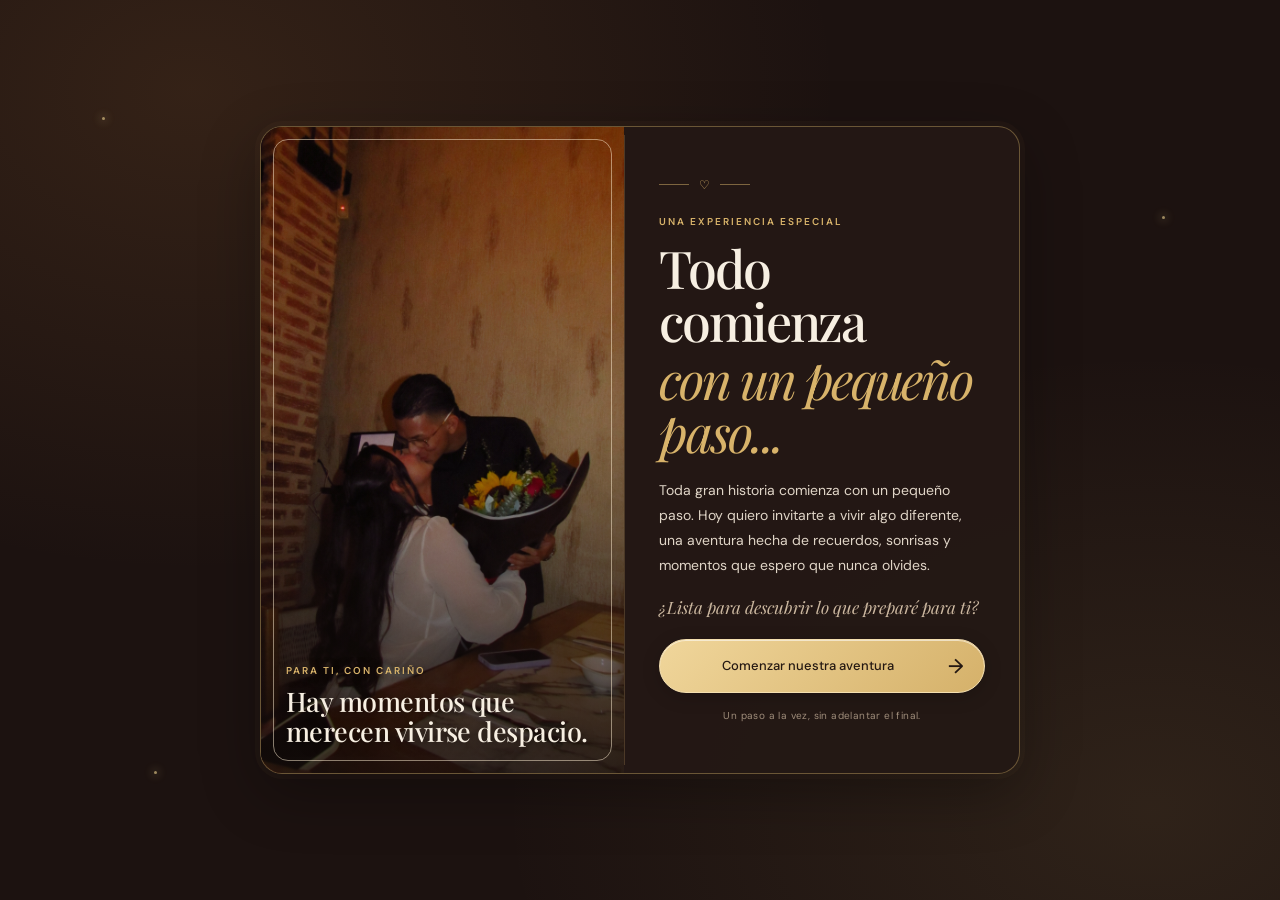
<file: index.html>
<!DOCTYPE html>
<html lang="es">
<head>
  <meta charset="UTF-8">
  <meta name="viewport" content="width=device-width, initial-scale=1, viewport-fit=cover">
  <meta name="theme-color" content="#1c1210">
  <meta name="description" content="Una experiencia especial, hecha con cariño.">
  <title>Un regalo para ti🤍</title>
  <link rel="icon" type="image/svg+xml" href="data:image/svg+xml,%3Csvg xmlns='http://www.w3.org/2000/svg' viewBox='0 0 100 100'%3E%3Ctext y='.9em' font-size='90'%3E🤍%3C/text%3E%3C/svg%3E">
  <link rel="preconnect" href="https://fonts.googleapis.com">
  <link rel="preconnect" href="https://fonts.gstatic.com" crossorigin>
  <link href="https://fonts.googleapis.com/css2?family=DM+Sans:wght@400;500;600&family=Playfair+Display:ital,wght@0,400;0,500;0,600;1,400;1,500&display=swap" rel="stylesheet">
  <style>
    :root {
      --bg: #1c1210;
      --panel: #241815;
      --gold: #d8b36a;
      --cream: #f7efe2;
      --muted: #d1c2ae;
    }
    * { box-sizing: border-box; }
    html { min-height: 100%; background: var(--bg); }
    body {
      margin: 0;
      min-height: 100svh;
      padding: clamp(12px, 3.5vw, 28px);
      display: grid;
      place-items: center;
      color: var(--cream);
      font-family: "DM Sans", sans-serif;
      background:
        radial-gradient(ellipse at 15% 10%, rgba(180, 116, 58, .16), transparent 42%),
        radial-gradient(ellipse at 90% 90%, rgba(216, 179, 106, .10), transparent 40%),
        #1c1210;
      overflow-x: hidden;
    }
    .welcome {
      width: min(100%, 460px);
      border: 1px solid rgba(216, 179, 106, .4);
      border-radius: 22px;
      overflow: hidden;
      background: rgba(36, 24, 21, .96);
      box-shadow: 0 18px 60px rgba(0,0,0,.32), 0 0 0 5px rgba(216,179,106,.035);
      animation: arrive .9s cubic-bezier(.2,.75,.25,1) both;
    }
    .photo {
      position: relative;
      height: clamp(210px, 60vw, 310px);
      min-height: 0;
      overflow: hidden;
      background: #33231d;
    }
    .photo img {
      display: block;
      width: 100%;
      height: 100%;
      object-fit: cover;
      object-position: center 43%;
      animation: photoReveal 1.2s ease both;
    }
    .photo::after {
      content: "";
      position: absolute;
      inset: 0;
      background: linear-gradient(180deg, rgba(20,12,10,.03) 20%, rgba(20,12,10,.08) 48%, rgba(20,12,10,.84) 100%);
      pointer-events: none;
    }
    .photo-frame {
      position: absolute;
      z-index: 1;
      inset: 12px;
      border: 1px solid rgba(255,239,211,.5);
      border-radius: 15px;
      pointer-events: none;
    }
    .photo-caption {
      position: absolute;
      z-index: 2;
      left: 22px;
      right: 22px;
      bottom: 20px;
      text-shadow: 0 2px 12px rgba(0,0,0,.55);
    }
    .eyebrow {
      margin: 0 0 8px;
      color: var(--gold);
      font-size: 10px;
      line-height: 1.4;
      letter-spacing: .2em;
      text-transform: uppercase;
      font-weight: 600;
    }
    .photo-caption h2 {
      margin: 0;
      max-width: 340px;
      font: 500 clamp(21px, 5.7vw, 27px)/1.13 "Playfair Display", serif;
      letter-spacing: -.02em;
    }
    .content {
      padding: clamp(24px, 6vw, 34px) clamp(22px, 6vw, 34px) 30px;
      border-top: 1px solid rgba(216,179,106,.22);
    }
    .ornament {
      display: flex;
      align-items: center;
      gap: 10px;
      color: var(--gold);
      margin: 0 0 22px;
      font-size: 12px;
    }
    .ornament::before, .ornament::after {
      content: "";
      width: 30px;
      height: 1px;
      background: rgba(216,179,106,.5);
    }
    .content .eyebrow { margin-bottom: 12px; }
    h1 {
      margin: 0;
      font: 500 clamp(36px, 10vw, 48px)/1.02 "Playfair Display", serif;
      letter-spacing: -.045em;
      overflow-wrap: break-word;
    }
    h1 span {
      display: block;
      color: var(--gold);
      font-style: italic;
      font-weight: 400;
      margin-top: 5px;
    }
    .description {
      margin: 20px 0 0;
      color: #e0d5c7;
      font-size: 13px;
      line-height: 1.8;
    }
    .question {
      margin: 16px 0 20px;
      color: #cbb79f;
      font: italic 17px/1.45 "Playfair Display", serif;
    }
    .cta {
      display: flex;
      align-items: center;
      justify-content: space-between;
      gap: 12px;
      width: 100%;
      min-height: 54px;
      padding: 14px 20px;
      border: 1px solid #f4dfb0;
      border-radius: 999px;
      background: linear-gradient(135deg, #f0d69b, #d5b16a);
      color: #241812;
      font: 500 13px/1.3 "DM Sans", sans-serif;
      text-decoration: none;
      box-shadow: 0 4px 18px rgba(0,0,0,.18), inset 0 1px rgba(255,255,255,.55);
      transition: transform .2s ease, filter .2s ease;
      -webkit-tap-highlight-color: transparent;
    }
    .cta span:first-child { text-align: center; flex: 1; }
    .cta .arrow { font-size: 20px; line-height: 1; }
    .cta:active { transform: scale(.985); }
    .cta:focus-visible { outline: 3px solid #fff0ca; outline-offset: 4px; }
    .footnote {
      margin: 15px 0 0;
      color: #9f8d7a;
      font-size: 10px;
      line-height: 1.5;
      text-align: center;
      letter-spacing: .04em;
    }
    .sparkle {
      position: fixed;
      width: 3px; height: 3px;
      border-radius: 50%;
      background: #f5d994;
      box-shadow: 0 0 10px 2px rgba(245,217,148,.35);
      pointer-events: none;
      animation: twinkle 3.5s ease-in-out infinite;
      opacity: .6;
    }
    .sparkle.one { top: 13%; left: 8%; }
    .sparkle.two { top: 24%; right: 9%; animation-delay: 1s; }
    .sparkle.three { bottom: 14%; left: 12%; animation-delay: 2s; }
    @keyframes arrive { from { opacity: 0; transform: translateY(18px) scale(.99); } to { opacity: 1; transform: translateY(0) scale(1); } }
    @keyframes photoReveal { from { transform: scale(1.06); filter: brightness(.7); } to { transform: scale(1); filter: brightness(1); } }
    @keyframes twinkle { 0%,100% { opacity: .18; transform: scale(.7); } 50% { opacity: .85; transform: scale(1.5); } }
    @media (min-width: 700px) {
      body { padding: 32px; }
      .welcome { width: min(100%, 760px); display: grid; grid-template-columns: .92fr 1fr; }
      .photo { height: auto; min-height: 570px; }
      .photo-caption { left: 25px; right: 25px; bottom: 26px; }
      .content { align-self: center; padding: 42px 34px; border-top: 0; border-left: 1px solid rgba(216,179,106,.22); }
      h1 { font-size: clamp(38px, 5vw, 52px); }
      .description { font-size: 14px; }
    }
    @media (max-width: 360px) {
      body { padding: 10px; }
      .welcome { border-radius: 17px; }
      .photo { height: 205px; }
      .photo-caption { left: 18px; right: 18px; bottom: 17px; }
      .content { padding: 22px 18px 24px; }
      h1 { font-size: clamp(32px, 9.5vw, 36px); }
      .description { font-size: 12px; line-height: 1.7; }
      .question { font-size: 16px; }
      .cta { padding: 13px 15px; font-size: 12px; }
    }
    @media (prefers-reduced-motion: reduce) {
      *, *::before, *::after { animation-duration: .01ms !important; animation-iteration-count: 1 !important; scroll-behavior: auto !important; transition-duration: .01ms !important; }
    }
  </style>
</head>
<body>
  <span class="sparkle one" aria-hidden="true"></span>
  <span class="sparkle two" aria-hidden="true"></span>
  <span class="sparkle three" aria-hidden="true"></span>
  <main class="welcome">
    <section class="photo" aria-label="Una fotografía especial">
      <!-- Cambia foto0.jpg si tu fotografía tiene otro nombre o extensión. -->
      <img src="img/foto0.jpg" alt="Un recuerdo especial juntos">
      <span class="photo-frame" aria-hidden="true"></span>
      <div class="photo-caption">
        <p class="eyebrow">Para ti, con cariño</p>
        <h2>Hay momentos que merecen vivirse despacio.</h2>
      </div>
    </section>
    <section class="content">
      <div class="ornament" aria-hidden="true">♡</div>
      <p class="eyebrow">Una experiencia especial</p>
      <h1>Todo comienza <span>con un pequeño paso...</span></h1>
      <p class="description">Toda gran historia comienza con un pequeño paso. Hoy quiero invitarte a vivir algo diferente, una aventura hecha de recuerdos, sonrisas y momentos que espero que nunca olvides.</p>
      <p class="question">¿Lista para descubrir lo que preparé para ti?</p>
      <a class="cta" href="historia.html"><span>Comenzar nuestra aventura</span><span class="arrow" aria-hidden="true">→</span></a>
      <p class="footnote">Un paso a la vez, sin adelantar el final.</p>
    </section>
  </main>
</body>
</html>
</file>
